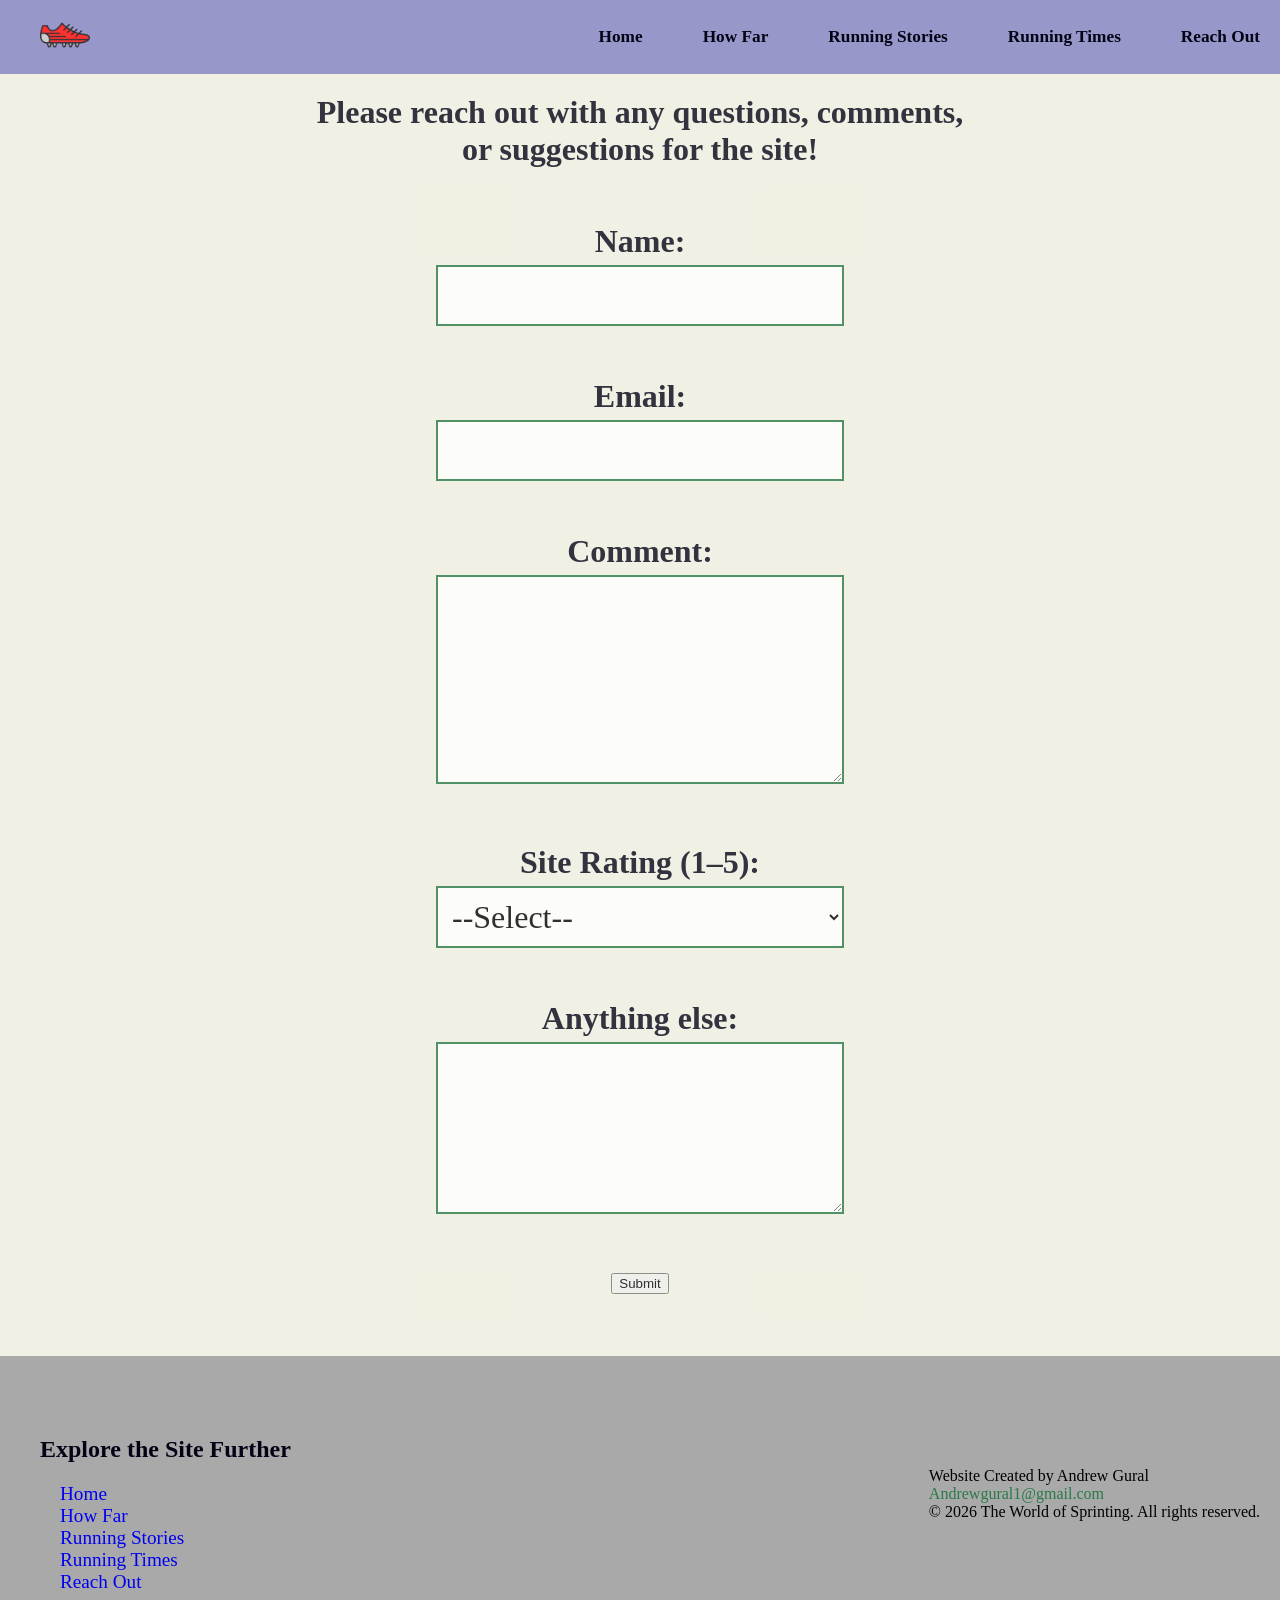
<file: comment.html>
<!DOCTYPE html>
<html lang="en">
<head>
    <meta charset="UTF-8">
    <meta name="viewport" content="width=device-width, initial-scale=1.0">
    <title>The World of Sprinting : Reach Out</title>
    <script async src="https://www.googletagmanager.com/gtag/js?id=G-VDTQ201ZBX"></script>
    <script>
    window.dataLayer = window.dataLayer || [];
    function gtag(){dataLayer.push(arguments);}
    gtag('js', new Date());
    gtag('config', 'G-VDTQ201ZBX');
    </script>
    <link href="run.css" rel="stylesheet">
    <link rel="icon" type="image/x-icon" href="logo.png">
    <description content="A website about sprinting, including information on sprinting distances, times, and stories.">
</head>
<body>
    <div id="wrapper">
        <nav>
            <a href="index.html" class="logo">
            <img src="logo.png" alt="Sprinting Logo">
            </a>
        <ul>
            <li><a href="index.html">Home</a></li>
            <li><a href="far.html">How Far</a></li>
            <li><a href="stories.html">Running Stories</a></li>
            <li><a href="times.html">Running Times</a></li>
            <li><a href="comment.html">Reach Out</a></li>
        </ul>
        </nav>
        <main>
            <h1>Please reach out with any questions, comments, or suggestions for the site!<h1>
            <form action="#" method="post">

                <label for="name">Name:</label>
                <input type="text" id="name" name="name" required>
                <br><br>
                <label for="email">Email:</label>
                <input type="email" id="email" name="email" required>
                <br><br>
                <label for="comment">Comment:</label>
                <textarea id="comment" name="comment" rows="5" required></textarea>
                <br><br>

                <label for="rating">Site Rating (1–5):</label>
                <select id="rating" name="rating" required>
                    <option value="">--Select--</option>
                    <option value="1">1 - Poor</option>
                    <option value="2">2</option>
                    <option value="3">3 - Average</option>
                    <option value="4">4</option>
                    <option value="5">5 - Excellent</option>
                </select>
                <br><br>

                <label for="extra">Anything else:</label>
                <textarea id="extra" name="extra" rows="4"></textarea>
                <br><br>
                <button type="submit">Submit</button>
            </form>
        </main>


        <footer>
            <div class="footlink">
                <h2>Explore the Site Further</h2>
                <ul>
                    <li><a href="index.html">Home</a></li>
                    <li><a href="far.html">How Far</a></li>
                    <li><a href="stories.html">Running Stories</a></li>
                    <li><a href="times.html">Running Times</a></li>
                    <li><a href="comment.html">Reach Out</a></li>

                </ul>
            </div>
            <div>
                <p>Website Created by Andrew Gural<br>
                <a href="mailto:Andrewgural1@gmail.com">Andrewgural1@gmail.com</a><br>
                    &copy; 2026 The World of Sprinting. All rights reserved.</p>
            </div>
        </footer>
    </div>
</body>
</html>
</file>
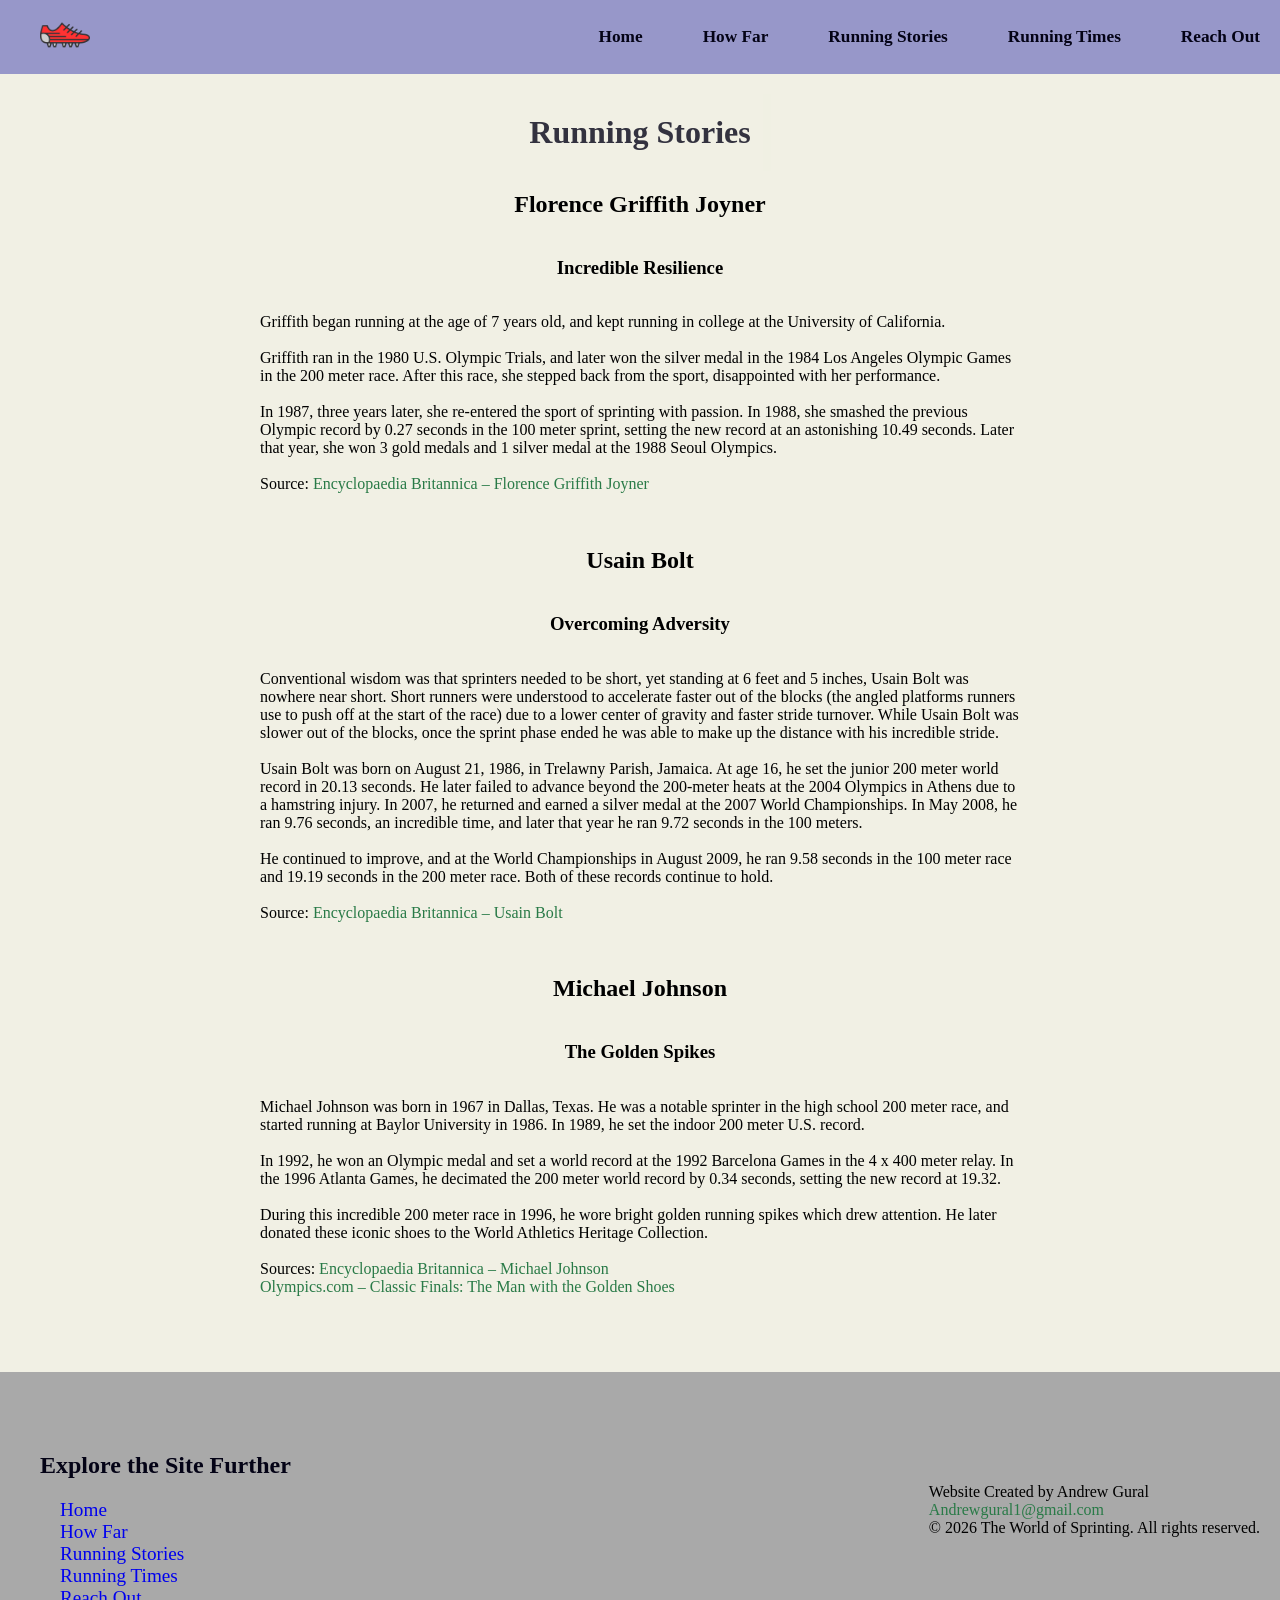
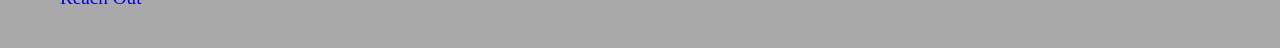
<file: stories.html>
<!DOCTYPE html>
<html lang="en">
<head>
    <meta charset="UTF-8">
    <meta name="viewport" content="width=device-width, initial-scale=1.0">
    <title>The World of Sprinting : Running Stories</title>
    <script async src="https://www.googletagmanager.com/gtag/js?id=G-VDTQ201ZBX"></script>
    <script>
    window.dataLayer = window.dataLayer || [];
    function gtag(){dataLayer.push(arguments);}
    gtag('js', new Date());
    gtag('config', 'G-VDTQ201ZBX');
    </script>
    <link href="run.css" rel="stylesheet">
    <link rel="icon" type="image/x-icon" href="logo.png">
    <description content="A website about sprinting, including information on sprinting distances, times, and stories.">
</head>
<body>
    <div id="wrapper">
        <nav>
            <a href="index.html" class="logo">
            <img src="logo.png" alt="Sprinting Logo">
            </a>
        <ul>
            <li><a href="index.html">Home</a></li>
            <li><a href="far.html">How Far</a></li>
            <li><a href="stories.html">Running Stories</a></li>
            <li><a href="times.html">Running Times</a></li>
            <li><a href="comment.html">Reach Out</a></li>
        </ul>
        </nav>
        <main class="stories">
        <h1>Running Stories</h1>
            <h2>Florence Griffith Joyner</h2>
            <h3>Incredible Resilience</h3>
                <p>Griffith began running at the age of 7 years old, and kept running in college at the University of California. <br><br>
                    Griffith ran in the 1980 U.S. Olympic Trials, and later won the silver medal in the 1984 Los Angeles Olympic Games in the 200 meter race. After this race, she stepped back from the sport, disappointed with her performance. <br><br>
                    In 1987, three years later, she re-entered the sport of sprinting with passion. In 1988, she smashed the previous Olympic record by 0.27 seconds in the 100 meter sprint, setting the new record at an astonishing 10.49 seconds. Later that year, she won 3 gold medals and 1 silver medal at the 1988 Seoul Olympics.<br><br>
                    Source: <a href="https://www.britannica.com/biography/Florence-Griffith-Joyner" target="_blank">    
                    Encyclopaedia Britannica – Florence Griffith Joyner</a><br><br>
                </p>
            <h2>Usain Bolt</h2>
            <h3>Overcoming Adversity</h3>
                <p>Conventional wisdom was that sprinters needed to be short, yet standing at 6 feet and 5 inches, Usain Bolt was nowhere near short. Short runners were understood to accelerate faster out of the blocks (the angled platforms runners use to push off at the start of the race) due to a lower center of gravity and faster stride turnover. While Usain Bolt was slower out of the blocks, once the sprint phase ended he was able to make up the distance with his incredible stride. <br><br>
                    Usain Bolt was born on August 21, 1986, in Trelawny Parish, Jamaica. At age 16, he set the junior 200 meter world record in 20.13 seconds. He later failed to advance beyond the 200-meter heats at the 2004 Olympics in Athens due to a hamstring injury. In 2007, he returned and earned a silver medal at the 2007 World Championships. In May 2008, he ran 9.76 seconds, an incredible time, and later that year he ran 9.72 seconds in the 100 meters. <br><br>
                    He continued to improve, and at the World Championships in August 2009, he ran 9.58 seconds in the 100 meter race and 19.19 seconds in the 200 meter race. Both of these records continue to hold. <br><br>
                    Source: <a href="https://www.britannica.com/biography/Usain-Bolt" target="_blank">   
                    Encyclopaedia Britannica – Usain Bolt</a><br><br>
                </p>
            <h2>Michael Johnson</h2>
            <h3>The Golden Spikes</h3>
                <p>Michael Johnson was born in 1967 in Dallas, Texas. He was a notable sprinter in the high school 200 meter race, and started running at Baylor University in 1986. In 1989, he set the indoor 200 meter U.S. record.<br><br>
                    In 1992, he won an Olympic medal and set a world record at the 1992 Barcelona Games in the 4 x 400 meter relay. In the 1996 Atlanta Games, he decimated the 200 meter world record by 0.34 seconds, setting the new record at 19.32.<br><br>
                    During this incredible 200 meter race in 1996, he wore bright golden running spikes which drew attention. He later donated these iconic shoes to the World Athletics Heritage Collection.<br><br>
                    Sources: <a href="https://www.britannica.com/biography/Michael-Johnson-American-athlete" target="_blank">
                    Encyclopaedia Britannica – Michael Johnson</a> <br>
                    <a href="https://www.olympics.com/en/news/classic-finals-the-man-with-the-golden-shoes-michael-johnson-1996" target="_blank"> 
                    Olympics.com – Classic Finals: The Man with the Golden Shoes</a>
                </p>
        </main>
        <footer>
            <div class="footlink">
                <h2>Explore the Site Further</h2>
                <ul>
                    <li><a href="index.html">Home</a></li>
                    <li><a href="far.html">How Far</a></li>
                    <li><a href="stories.html">Running Stories</a></li>
                    <li><a href="times.html">Running Times</a></li>
                    <li><a href="comment.html">Reach Out</a></li>
                </ul>
            </div>
            <div>
                <p>Website Created by Andrew Gural<br>
                <a href="mailto:Andrewgural1@gmail.com">Andrewgural1@gmail.com</a><br>
                    &copy; 2026 The World of Sprinting. All rights reserved.</p>
            </div>
        </footer>
    </div>
</body>
</html>
</file>
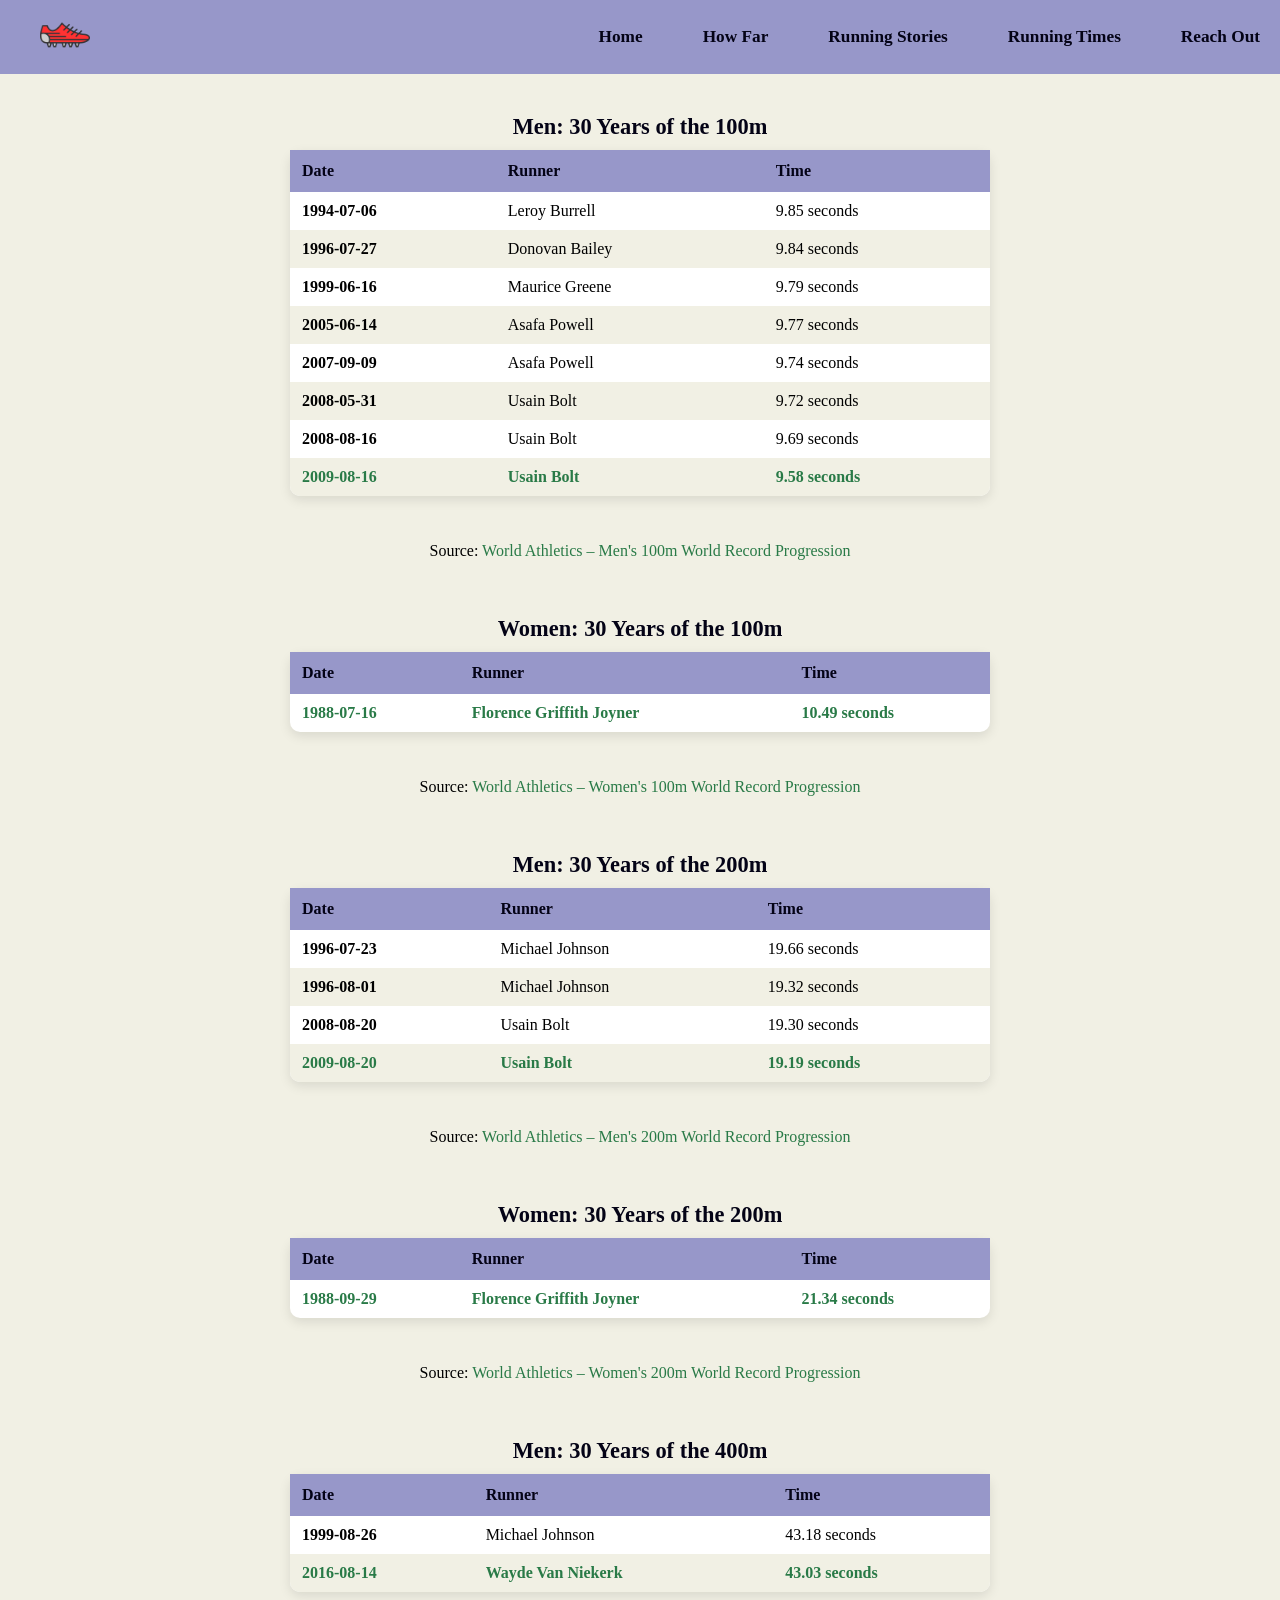
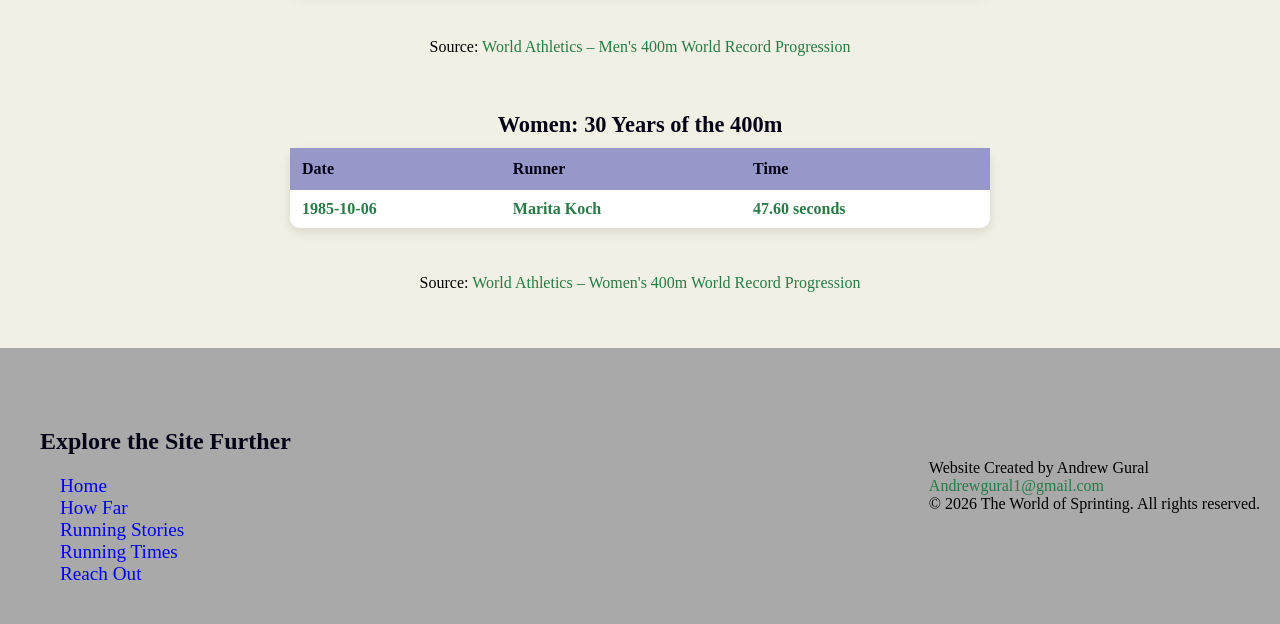
<file: times.html>
<!DOCTYPE html>
<html lang="en">
<head>
    <meta charset="UTF-8">
    <meta name="viewport" content="width=device-width, initial-scale=1.0">
    <title>The World of Sprinting : Running Times</title>
    <script async src="https://www.googletagmanager.com/gtag/js?id=G-VDTQ201ZBX"></script>
    <script>
    window.dataLayer = window.dataLayer || [];
    function gtag(){dataLayer.push(arguments);}
    gtag('js', new Date());
    gtag('config', 'G-VDTQ201ZBX');
    </script>
    <link href="run.css" rel="stylesheet">
    <link rel="icon" type="image/x-icon" href="logo.png">
    <description content="A website about sprinting, including information on sprinting distances, times, and stories.">
</head>
<body>
    <div id="wrapper">
        <nav>
            <a href="index.html" class="logo">
            <img src="logo.png" alt="Sprinting Logo">
            </a>
        <ul>
            <li><a href="index.html">Home</a></li>
            <li><a href="far.html">How Far</a></li>
            <li><a href="stories.html">Running Stories</a></li>
            <li><a href="times.html">Running Times</a></li>
            <li><a href="comment.html">Reach Out</a></li>
        </ul>
        </nav>
        <main>
            <table>
                <caption>Men: 30 Years of the 100m</caption>
                <thead>
                    <tr>
                        <th>Date</th>
                        <th>Runner</th>
                        <th>Time</th>
                    </tr>
                </thead>
                <tbody>
                    <tr>
                        <td>1994-07-06</td>
                        <td>Leroy Burrell</td>
                        <td>9.85 seconds</td>
                    </tr>  
                    <tr>
                        <td>1996-07-27</td>
                        <td>Donovan Bailey</td>
                        <td>9.84 seconds</td>
                    </tr>
                    <tr>
                        <td>1999-06-16</td>
                        <td>Maurice Greene</td>
                        <td>9.79 seconds</td>
                    </tr>
                    <tr>
                        <td>2005-06-14</td>
                        <td>Asafa Powell</td>
                        <td>9.77 seconds</td>
                    </tr>
                    <tr>
                        <td>2007-09-09</td>
                        <td>Asafa Powell</td>
                        <td>9.74 seconds</td>
                    </tr>
                    <tr>
                        <td>2008-05-31</td>
                        <td>Usain Bolt</td>
                        <td>9.72 seconds</td>
                    </tr>
                    <tr>
                        <td>2008-08-16</td>
                        <td>Usain Bolt</td>
                        <td>9.69 seconds</td>
                    </tr>
                    <tr>
                        <td>2009-08-16</td>
                        <td>Usain Bolt</td>
                        <td>9.58 seconds</td>
                    </tr>
                </tbody>
            </table>
            <p> Source: <a href="https://worldathletics.org/records/by-progression/16647" target="_blank">
                World Athletics – Men's 100m World Record Progression</a></p>
            <table>
                <caption>Women: 30 Years of the 100m</caption>
                <thead>
                    <tr>
                        <th>Date</th>
                        <th>Runner</th>
                        <th>Time</th>
                    </tr>
                </thead>
                <tbody>
                    <tr>
                        <td>1988-07-16</td>
                        <td>Florence Griffith Joyner</td>
                        <td>10.49 seconds</td>
                    </tr>
                </tbody>
            </table>
            <p>Source: <a href="https://worldathletics.org/records/by-progression/2002" target="_blank">
                World Athletics – Women's 100m World Record Progression</a></p>
            <table>
                <caption>Men: 30 Years of the 200m</caption>
                <thead>
                    <tr>
                        <th>Date</th>
                        <th>Runner</th>
                        <th>Time</th>
                    </tr>
                </thead>
                <tbody>
                    <tr>
                        <td>1996-07-23</td>
                        <td>Michael Johnson</td>
                        <td>19.66 seconds</td>
                    </tr>
                    <tr>
                        <td>1996-08-01</td>
                        <td>Michael Johnson</td>
                        <td>19.32 seconds</td>
                    </tr>
                    <tr>
                        <td>2008-08-20</td>
                        <td>Usain Bolt</td>
                        <td>19.30 seconds</td>
                    </tr>
                    <tr>
                        <td>2009-08-20</td>
                        <td>Usain Bolt</td>
                        <td>19.19 seconds</td>
                    </tr>
                </tbody>
            </table>
            <p>Source: <a href="https://worldathletics.org/records/by-progression/13243?type=1" target="_blank">
                World Athletics – Men's 200m World Record Progression</a></p>
            <table>
                <caption>Women: 30 Years of the 200m</caption>
                <thead>
                    <tr>
                        <th>Date</th>
                        <th>Runner</th>
                        <th>Time</th>
                    </tr>
                </thead>
                <tbody>
                    <tr>
                        <td>1988-09-29</td>
                        <td>Florence Griffith Joyner</td>
                        <td>21.34 seconds</td>
                    </tr>
                </tbody>
            </table>
            <p>Source: <a href="https://worldathletics.org/records/by-progression/2275" target="_blank">
                World Athletics – Women's 200m World Record Progression</a></p>
            <table>
                <caption>Men: 30 Years of the 400m</caption>
                <thead>
                    <tr>
                        <th>Date</th>
                        <th>Runner</th>
                        <th>Time</th>
                    </tr>
                </thead>
                <tbody>
                    <tr>
                        <td>1999-08-26</td>
                        <td>Michael Johnson</td>
                        <td>43.18 seconds</td>
                    </tr>
                    <tr>
                        <td>2016-08-14</td>
                        <td>Wayde Van Niekerk</td>
                        <td>43.03 seconds</td>
                    </tr>
                </tbody>
            </table>
            <p>Source: <a href="https://worldathletics.org/records/by-progression/16924" target="_blank">
                World Athletics – Men's 400m World Record Progression</a></p>
            <table>
                <caption>Women: 30 Years of the 400m</caption>
                <thead>
                    <tr>
                        <th>Date</th>
                        <th>Runner</th>
                        <th>Time</th>
                    </tr>
                </thead>
                <tbody>
                    <tr>
                        <td>1985-10-06</td>
                        <td>Marita Koch</td>
                        <td>47.60 seconds</td>
                    </tr>
                </tbody>
            </table>
            <p> Source: <a href="https://worldathletics.org/records/by-progression/2524" target="_blank">
                World Athletics – Women's 400m World Record Progression</a></p>
        </main>
        <footer>
            <div class="footlink">
                <h2>Explore the Site Further</h2>
                <ul>
                    <li><a href="index.html">Home</a></li>
                    <li><a href="far.html">How Far</a></li>
                    <li><a href="stories.html">Running Stories</a></li>
                    <li><a href="times.html">Running Times</a></li>
                    <li><a href="comment.html">Reach Out</a></li>

                </ul>
            </div>
            <div>
                <p>Website Created by Andrew Gural<br>
                <a href="mailto:Andrewgural1@gmail.com">Andrewgural1@gmail.com</a><br>
                    &copy; 2026 The World of Sprinting. All rights reserved.</p>
            </div>
        </footer>
    </div>
</body>
</html>
</file>
<file: run.css>
*{
    box-sizing: border-box;
}
body{
    margin: 0;
    padding: 0;
    font-family: 'Inter', 'Times New Roman', serif;
}
nav{
    background-color: #9797c9;
    color: #040316;
    padding: 0;
    margin: 0;
    display: flex;
    font-weight: bold;
    align-items: center;
    justify-content: space-between;
    font-size: 90%;
    margin-bottom: 0px;
    padding: 10px 20px;
    position: sticky;
    top: 0;
    z-index: 99999;
}

nav a{
    text-decoration: none;
}
nav a:link {color: #040316;}
nav a:visited {color: #297a47;}
nav a:hover {color: #040316;}
nav ul{
    list-style-type: none;
    margin: 0;
    padding: 0;
    display: flex;
    gap: 15px;
    font-size: 1.2em;
}
h1{
    background-color: #f1f0e4;
    color: #040316;
    opacity: 0.8;
    font-family: 'Inter', 'Times New Roman', serif;
    font-size: 200%;
    text-align: center;
    font-weight: bold;
    background-color: #f1f0e4;
    margin: 0;
    padding: 20px
}
footer{
    background-color: #A9A9A9;
    margin-top: 40px;
}
.footlink h2{
    color: #040316;
    font-family: 'Inter', 'Times New Roman', serif;
    font-size: 150%;
    text-align: left;
    margin-left: 20px;
}
.footlink{
    background-color: #A9A9A9;
    margin-top: 40px;
}
.footer a:link {color: #040316;}
.footlink a:visited {color: #297a47;}
.footlink a:hover {color: #040316;}
.footlink ul{
    list-style-type: none;
    margin-left: 40px;
    padding: 0;
    justify-content: center;
    gap: 40px;
    font-size: 1.2em;
}
.footlink a{
    text-decoration: none;
}
p a:link {color: #297a47;}
p a:visited {color: #297a47;}
p a:hover {color: #c7a948;}
p a{
    text-decoration: none;
}
table {
    width: 100%;
    border-collapse: collapse;
    margin: 30px 0;
    background-color: #ffffff;
    border-radius: 10px;
    overflow: hidden;
    box-shadow: 0 4px 12px rgba(0,0,0,0.1);
}

caption {
    font-size: 1.4em;
    font-weight: bold;
    padding: 10px;
    color: #040316;
}

th {
    background-color: #9797c9;
    color: #040316;
    padding: 12px;
    text-align: left;
}

td {
    padding: 10px 12px;
}

tr:nth-child(even) {
    background-color: #f1f0e4;
}
td:first-child {
    font-weight: bold;
}
tr:last-child {
    font-weight: bold;
    color: #297a47;
}
tr:hover {
    background-color: #c7a948CC;
    transition: 0.2s;
}
form label {
    display: block;
    margin-top: 15px;
    font-weight: bold;
}

form input,
form textarea,
form select {
    width: 100%;
    padding: 10px;
    margin-top: 5px;
    border: 2px solid #297a47;
    font-family: inherit;
    font-size: 1em;
    background-color: #fff;
}
.divider{
    background-color: #c7a948CC;
    color: #040316;
    width: 70%;
    margin: 20px auto;
    padding: 20px;
    font-family: 'Inter', 'Times New Roman', serif;
    font-size: 120%;
    text-align: center;
    margin-bottom: 80px;
}
.quotes {
    background-color: #ffffff;   
    color: #040316;
    padding: 25px;
    margin-bottom: 25px;        
    border-left: 8px solid #c7a948; 
    border-radius: 5px;
    font-style: italic;
    font-size: 110%;
}
.logo{
    margin-left: 10px;
}
.logo img{
    height: 35px;
    width: auto;
    object-fit: contain;
}
.distanceimages {
    display: grid;
    grid-template-columns: 1fr;
    gap: 20px;
    max-width: 1200px;
    margin: 40px auto;
    padding: 0 20px;
}
.distanceimages img {
    height: 180px;
    object-fit: cover;
    border: 3px solid #c7a948;
}
.distanceimages div {
    text-align: center;
}
.stories {
    max-width: 800px;
    margin: 0 auto;
    padding: 20px;
}
.form-wrapper {
    display: flex;
    align-items: flex-start;
}
#wrapper{
    background-color: #f1f0e4;
    min-height: 100vh;
}
#homehero{
    height: 100vh;
    min-height: 500px;
    position: relative;
    display: flex;
    justify-content: center;
    align-items: center;
    background-image: url("homehero.jpg");
    background-size: cover;
    background-position: center;
    background-repeat: no-repeat;
    margin: 0;
    padding: 0;
}
#sideimage{
    aspect-ratio: 3 / 4;
    width: 80%;
    background-image: url("sideimage.jpg");
    background-repeat: no-repeat;
    background-size: cover;
    background-position: center;
    border: 5px solid #c7a948;
    border-radius: 20px;
}
#homehero video {
    position: absolute;
    inset: 0;
    width: 100%;
    height: 100%;
    object-fit: cover;
    z-index: 0;
}
@media (min-width: 600px) {
    .distanceimages {
        grid-template-columns: repeat(2, 1fr);
    }
}

@media (min-width: 1024px){
    .distanceimages {
        grid-template-columns: repeat(3, 1fr);
    }
    nav ul{
        gap: 60px
    }
    footer{
        display: flex;
        justify-content: space-between;
        align-items: center;
        padding: 20px;
        margin-top: 40px;
    }
    .logo{
    margin-left: 20px;
    }
    .logo img{
        height: 50px;
    }
    nav ul{
        gap: 60px;
    }
    nav{
            grid-area: nav;
    }
    main {
        grid-area: main;
        display: flex;
        flex-direction: column;
        justify-content: flex-start;
        align-items: center;
        max-width: 700px;
        margin: 0 auto;
    }
    aside{
            grid-area: aside;
    }
    footer{
            grid-area: footer;
    }
    .footlink{
            grid-area: footlink;
    }
    .hero{
            grid-area: hero;
    }   
    .divider{
            grid-area: divider;
    }
    #sideimage{
        grid-area: sideimage;
        height: 500px;
        width: 100%;
        border: 5px solid #c7a948;
        border-radius: 20px;
        background-size: cover;
        background-repeat: no-repeat;
        background-position: center;
    }
    #wrapper.homepage{
        align-items: start;
        display: grid;
        grid-template-columns: 2fr 1fr;
        grid-template-areas:
            "nav nav"
            "hero hero"
            "divider divider"
            "main sideimage"
            "footer footer";
    }
}
</file>
